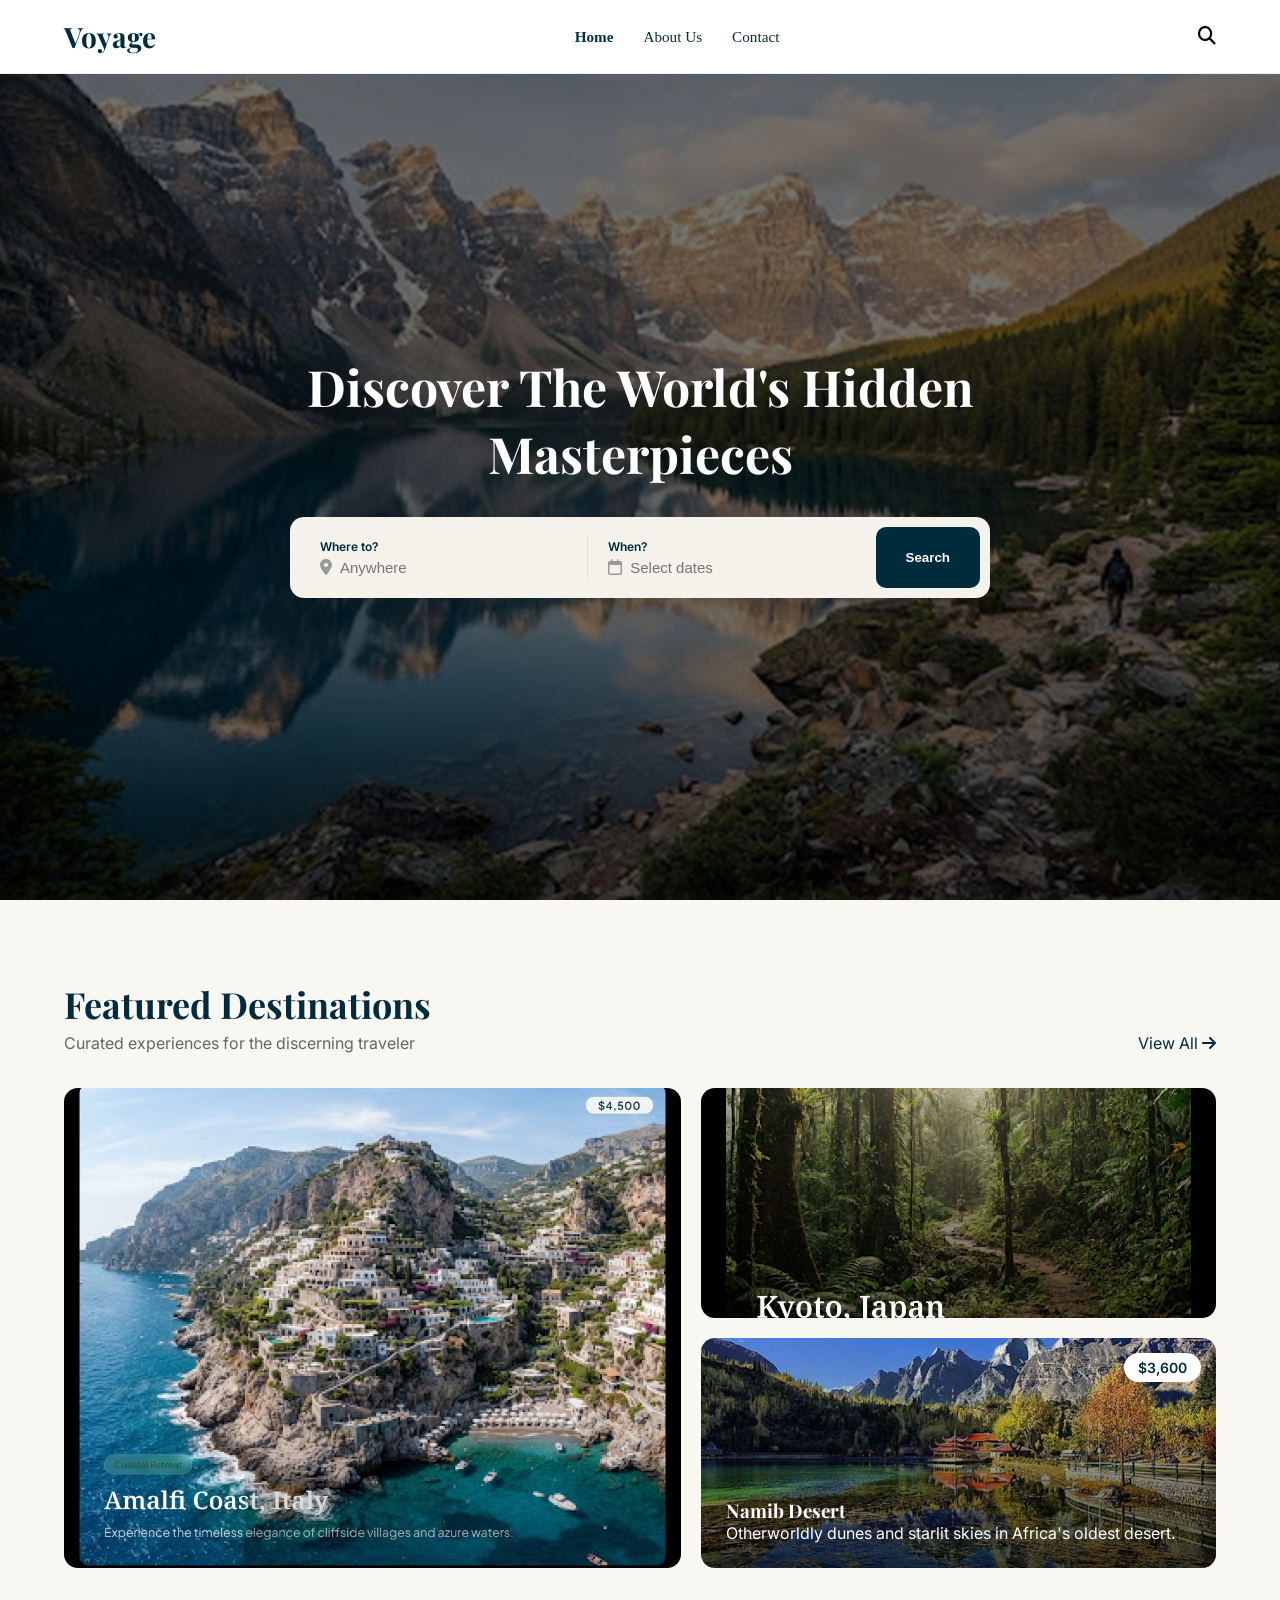
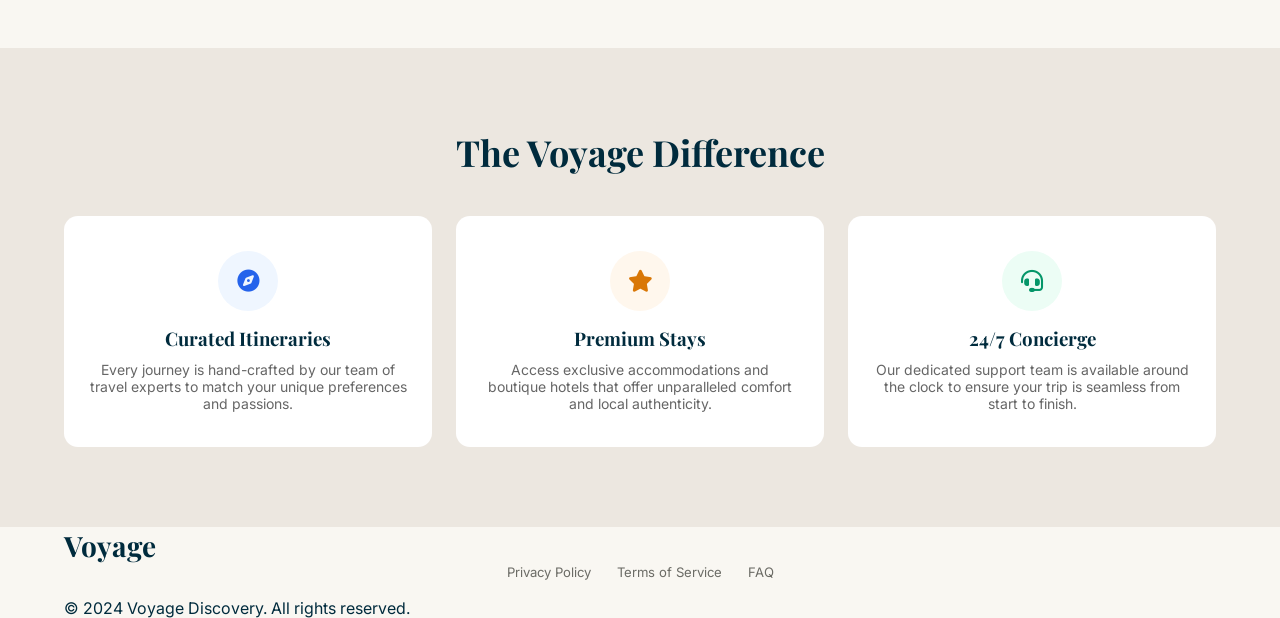
<file: Home/index.html>
<!DOCTYPE html>
<html lang="en">
<head>
  <meta charset="UTF-8">
  <meta name="viewport" content="width=device-width, initial-scale=1.0">
  <title>Voyage</title>
  <link href="https://fonts.googleapis.com/css2?family=Inter:wght@400;500;600&family=Playfair+Display:wght@600;700&display=swap" rel="stylesheet">
  <link rel="stylesheet" href="https://cdnjs.cloudflare.com/ajax/libs/font-awesome/6.5.1/css/all.min.css">
  <link rel="stylesheet" href="styles.css">
</head>
<body>

  <header class="header">
    <div class="header-box">
      <div class="left">
        <button class="menu-btn" id="menuBtn"><i class="fa-solid fa-bars"></i></button>
        <a href="#" class="logo">Voyage</a>
      </div>

      <nav class="nav" id="nav">
        <a href="#" class="active">Home</a>
        <a href="#">About Us</a>
        <a href="../Contact/Contact.html">Contact</a>
      </nav>

      <button class="search-icon"><i class="fa-solid fa-magnifying-glass"></i></button>
    </div>
  </header>

  <section class="hero">
    <h1>Discover The World's Hidden Masterpieces</h1>
    <p class="hero-sub">Curated journeys for the modern explorer. Experience luxury, adventure, and unforgettable moments across the globe.</p>

    <form class="search-box">
        <div class="field">
          <label>Where to?</label>
          <div class="input-wrap">
            <i class="fa-solid fa-location-dot"></i>
            <input type="text" placeholder="Anywhere">
          </div>
        </div>
        <div class="line"></div>
        <div class="field">
          <label>When?</label>
          <div class="input-wrap">
            <i class="fa-regular fa-calendar"></i>
            <input type="text" placeholder="Select dates">
          </div>
        </div>
        <button type="submit">Search <i class="fa-solid fa-arrow-right mob-arrow"></i></button>
    </form>
  </section>

  <section class="featured">
    <div class="wrap">
      <div class="top-row">
        <div>
          <h2>Featured Destinations</h2>
          <p class="small-text">Curated experiences for the discerning traveler</p>
        </div>
        <a href="#" class="view-all">View All <i class="fa-solid fa-arrow-right"></i></a>
      </div>

      <div class="dest-grid">
        <div class="dest-card big">
          <img src="images/amalfi.png" alt="Amalfi Coast, Italy">
        </div>

        <div class="dest-right">
          <div class="dest-card">
            <img src="images/kyoto.png" alt="Kyoto, Japan">
          </div>
          <div class="dest-card namib">
            <img src="images/namib.png" alt="Namib Desert">
            <span class="price">$3,600</span>
            <div class="dest-text">
              <h3>Namib Desert</h3>
              <p>Otherworldly dunes and starlit skies in Africa's oldest desert.</p>
            </div>
          </div>
        </div>
      </div>
    </div>
  </section>

  <section class="difference">
    <div class="wrap">
      <h2 class="center-title">The Voyage Difference</h2>

      <div class="features">
        <div class="feature">
          <div class="icon blue"><i class="fa-solid fa-compass"></i></div>
          <h3>Curated Itineraries</h3>
          <p>Every journey is hand-crafted by our team of travel experts to match your unique preferences and passions.</p>
        </div>
        <div class="feature">
          <div class="icon orange"><i class="fa-solid fa-star"></i></div>
          <h3>Premium Stays</h3>
          <p>Access exclusive accommodations and boutique hotels that offer unparalleled comfort and local authenticity.</p>
        </div>
        <div class="feature">
          <div class="icon green"><i class="fa-solid fa-headset"></i></div>
          <h3>24/7 Concierge</h3>
          <p>Our dedicated support team is available around the clock to ensure your trip is seamless from start to finish.</p>
        </div>
      </div>
    </div>
  </section>

  <footer>
    <div class="wrap">
      <a href="#" class="logo">Voyage</a>
      <div class="footer-links">
        <a href="#">Privacy Policy</a>
        <a href="#">Terms of Service</a>
        <a href="#">FAQ</a>
      </div>
      <p class="copy">&copy; 2024 Voyage Discovery. All rights reserved.</p>
    </div>
  </footer>

  <script src="script.js"></script>
</body>
</html>
</file>
<file: Home/styles.css>
* {
  margin: 0;
  padding: 0;
  box-sizing: border-box;
}

body {
  font-family: 'Inter', sans-serif;
  color: #002B3D;
  background: #F9F7F2;
}

a {
  text-decoration: none;
  color: inherit;
}

img {
  width: 100%;
  height: 100%;
  object-fit: cover;
}

.wrap {
  max-width: 1200px;
  margin: auto;
  padding: 0 24px;
}

.logo {
  font-family: 'Playfair Display', serif;
  font-size: 28px;
  font-weight: 700;
}

h1, h2, h3 {
  font-family: 'Playfair Display', serif;
}

/* navbar */
.header {
  background: #fff;
  border-bottom: 1px solid #eee;
  position: fixed;
  width: 100%;
  top: 0;
  z-index: 20;
}

.header-box {
  max-width: 1200px;
  margin: auto;
  padding: 18px 24px;
  display: flex;
  align-items: center;
  justify-content: space-between;
  position: relative;
}

.left {
  display: flex;
  align-items: center;
  gap: 12px;
}

.menu-btn, .search-icon {
  background: none;
  border: none;
  font-size: 18px;
  cursor: pointer;
}

.menu-btn {
  display: none;
}

.nav {
  display: flex;
  gap: 30px;
  align-items: center;
  font-family: 'Noto Serif', serif;
  font-size: 0.95rem;
  color: #0A2E38;
}

.nav a {
  transition: color 0.2s ease;
}

.nav a:hover,
.nav a.active {
  color: #003345;
  font-weight: 600;
}

.nav.open {
  display: flex;
}


/* hero section */
.hero {
  min-height: 100vh;
  padding: 120px 24px 70px;
  text-align: center;
  background: linear-gradient(rgba(0,0,0,0.35), rgba(0,0,0,0.35)), url('images/hero.png') center/cover no-repeat;
  display: flex;
  flex-direction: column;
  align-items: center;
  justify-content: center;
}

.hero h1 {
  color: #fff;
  font-size: 50px;
  max-width: 800px;
  margin-bottom: 30px;
}

.hero-sub {
  display: none;
  color: #fff;
  max-width: 500px;
  margin-bottom: 25px;
}

.search-box {
  background: #F5F2EB;
  padding: 10px;
  border-radius: 14px;
  display: flex;
  max-width: 700px;
  width: 100%;
  box-shadow: 0 8px 25px rgba(0,0,0,0.15);
}

.field {
  flex: 1;
  padding: 12px 20px;
  text-align: left;
}

.field label {
  font-size: 12px;
  font-weight: 600;
  display: block;
  margin-bottom: 5px;
}

.input-wrap {
  display: flex;
  gap: 8px;
  align-items: center;
}

.input-wrap i {
  color: #999;
}

.field input {
  width: 100%;
  border: none;
  background: none;
  outline: none;
  font-size: 15px;
}

.line {
  width: 1px;
  background: #ddd;
  margin: 10px 0;
}

.search-box button {
  background: #002B3D;
  color: #fff;
  border: none;
  padding: 15px 30px;
  border-radius: 10px;
  font-weight: 600;
  cursor: pointer;
}

.mob-arrow {
  display: none;
}

/* featured section */
.featured {
  padding: 80px 0;
}

.top-row {
  display: flex;
  justify-content: space-between;
  align-items: flex-end;
  margin-bottom: 35px;
}

.featured h2 {
  font-size: 36px;
}

.small-text {
  color: #666;
  margin-top: 5px;
}

.dest-grid {
  display: grid;
  grid-template-columns: 1.2fr 1fr;
  gap: 20px;
}

.dest-right {
  display: flex;
  flex-direction: column;
  gap: 20px;
}

.dest-card {
  height: 230px;
  border-radius: 14px;
  overflow: hidden;
  position: relative;
}

.dest-card.big {
  height: 480px;
}

.namib::after {
  content: "";
  position: absolute;
  inset: 0;
  background: linear-gradient(transparent, rgba(0,0,0,0.7));
}

.price {
  position: absolute;
  top: 15px;
  right: 15px;
  background: #fff;
  padding: 6px 14px;
  border-radius: 20px;
  font-size: 14px;
  font-weight: 600;
  z-index: 2;
}

.dest-text {
  position: absolute;
  bottom: 0;
  left: 0;
  width: 100%;
  padding: 25px;
  color: #fff;
  z-index: 2;
}

/* difference section */
.difference {
  background: #ECE7E0;
  padding: 80px 0;
}

.center-title {
  text-align: center;
  font-size: 36px;
  margin-bottom: 40px;
}

.features {
  display: grid;
  grid-template-columns: repeat(3, 1fr);
  gap: 24px;
}

.feature {
  background: #fff;
  padding: 35px 25px;
  border-radius: 14px;
  text-align: center;
}

.icon {
  width: 60px;
  height: 60px;
  border-radius: 50%;
  margin: 0 auto 15px;
  display: flex;
  align-items: center;
  justify-content: center;
  font-size: 22px;
}

.blue { background: #EFF6FF; color: #2563EB; }
.orange { background: #FFF7ED; color: #D97706; }
.green { background: #ECFDF5; color: #059669; }

.feature p {
  color: #666;
  font-size: 14px;
  margin-top: 10px;
}

/* footer */
.site-footer {
  background-color: var(--bg-grey);
  text-align: center;
  padding: 40px 24px 32px;
  border-top: 1px solid #D4D1CA;
}

.footer-logo {
  font-size: 1.05rem;
  font-weight: 700;
  color: var(--navy);
  margin-bottom: 14px;
}

.footer-links {
  display: flex;
  justify-content: center;
  gap: 26px;
  font-size: 0.82rem;
  color: #6B6B65;
  margin-bottom: 18px;
}

.footer-links a:hover {
  color: var(--navy);
}

.footer-copy {
  font-size: 0.75rem;
  color: #8B8A82;
}

/* responsive */
@media (max-width: 900px) {
  .hero h1 {
    font-size: 42px;
  }

  .dest-grid {
    grid-template-columns: 1fr;
  }

  .features {
    grid-template-columns: 1fr 1fr;
  }
}

@media (max-width: 768px) {
  .header-box {
    padding: 16px 20px;
  }

  .menu-btn {
    display: inline-flex;
    align-items: center;
    justify-content: center;
  }

  .nav {
    display: none;
    position: absolute;
    top: 100%;
    left: 0;
    right: 0;
    flex-direction: column;
    align-items: flex-start;
    background: #fff;
    padding: 20px;
    border-top: 1px solid #eee;
    box-shadow: 0 8px 18px rgba(0,0,0,0.08);
  }

  .nav.open {
    display: flex;
  }

  .hero {
    min-height: auto;
    padding: 110px 20px 60px;
  }

  .hero h1 {
    font-size: 32px;
    margin-bottom: 20px;
  }

  .hero-sub {
    display: block;
  }

  .search-box {
    flex-direction: column;
    padding: 20px;
  }

  .line {
    width: 100%;
    height: 1px;
  }

  .search-box button {
    width: 100%;
  }

  .mob-arrow {
    display: inline;
  }

  .top-row {
    flex-direction: column;
    align-items: flex-start;
    gap: 10px;
  }

  .featured,
  .difference {
    padding: 60px 0;
  }

  .features {
    grid-template-columns: 1fr;
  }

  .footer-links {
    flex-wrap: wrap;
    gap: 12px 18px;
  }
}

@media (max-width: 480px) {
  .wrap {
    padding: 0 16px;
  }

  .hero h1 {
    font-size: 26px;
  }

  .field {
    padding: 10px 0;
  }

  .dest-card,
  .dest-card.big {
    height: 220px;
  }

  .feature {
    padding: 24px 18px;
  }
}
</file>
